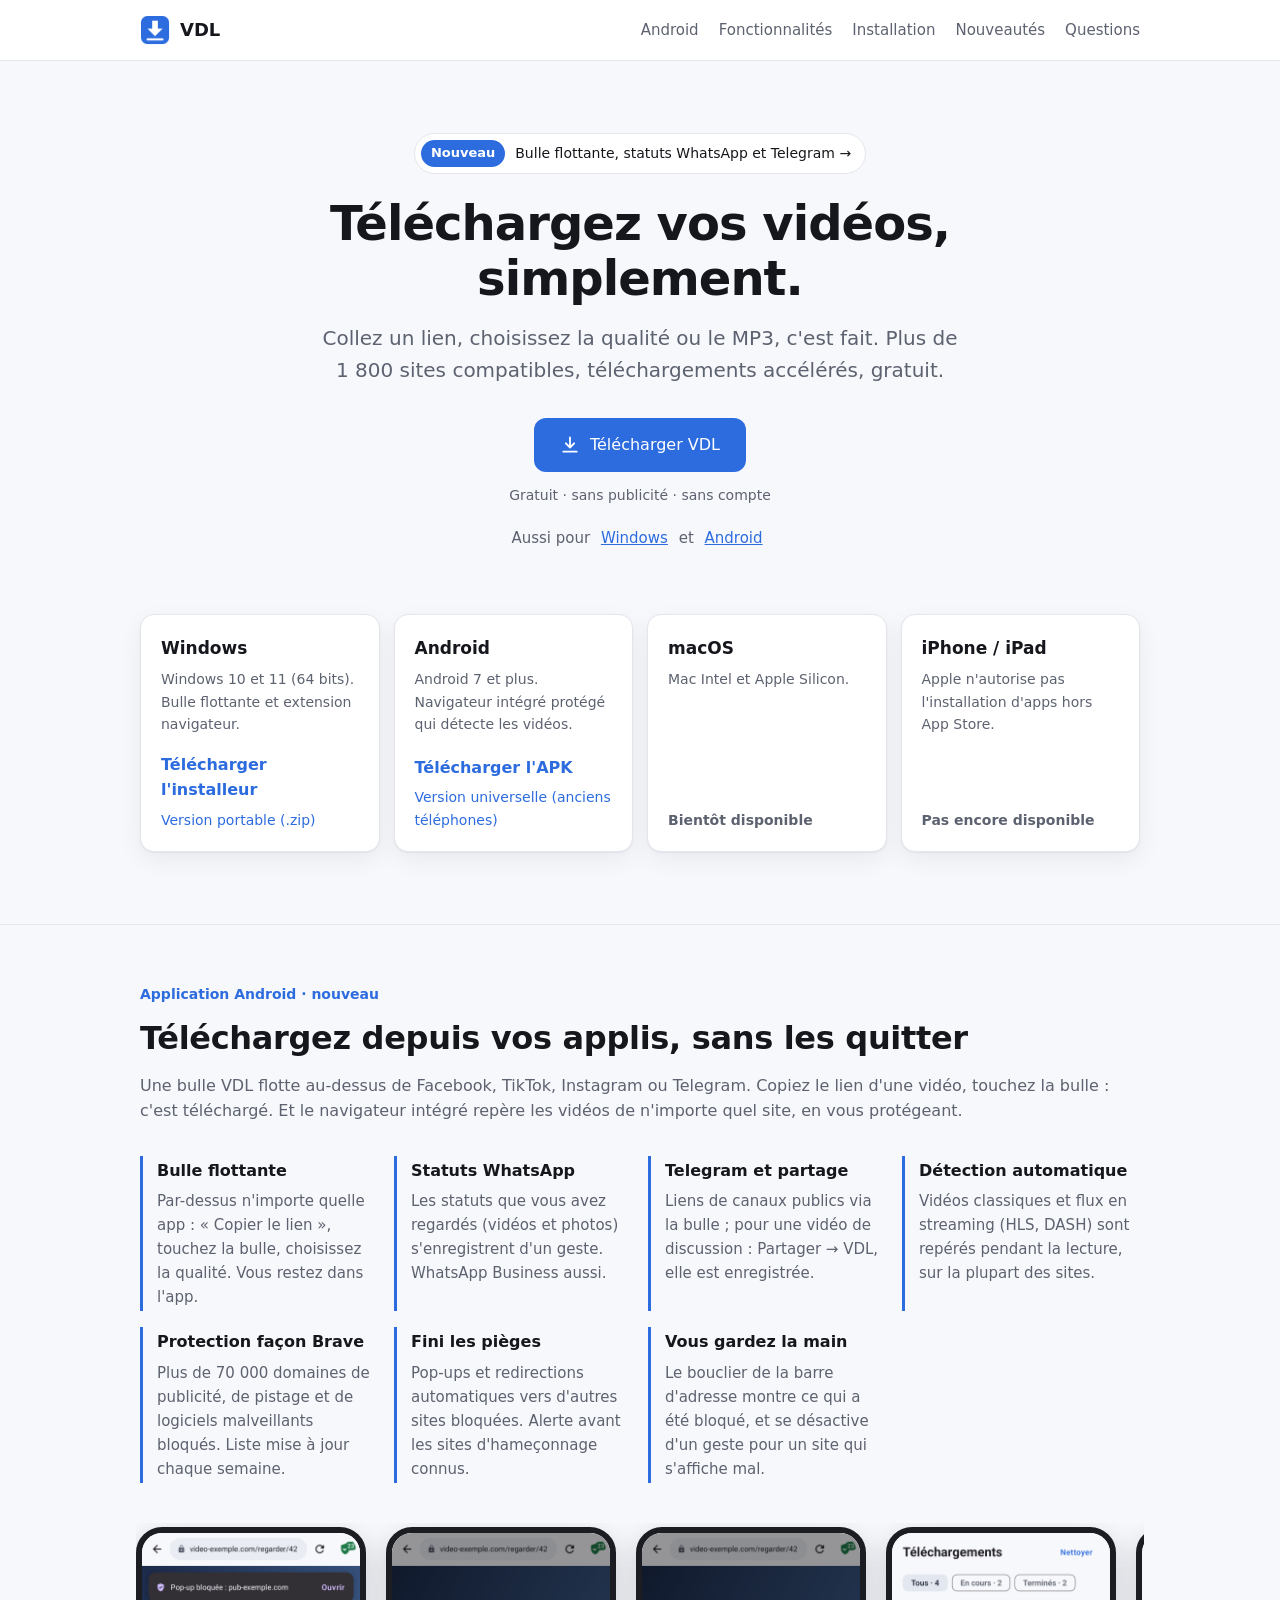
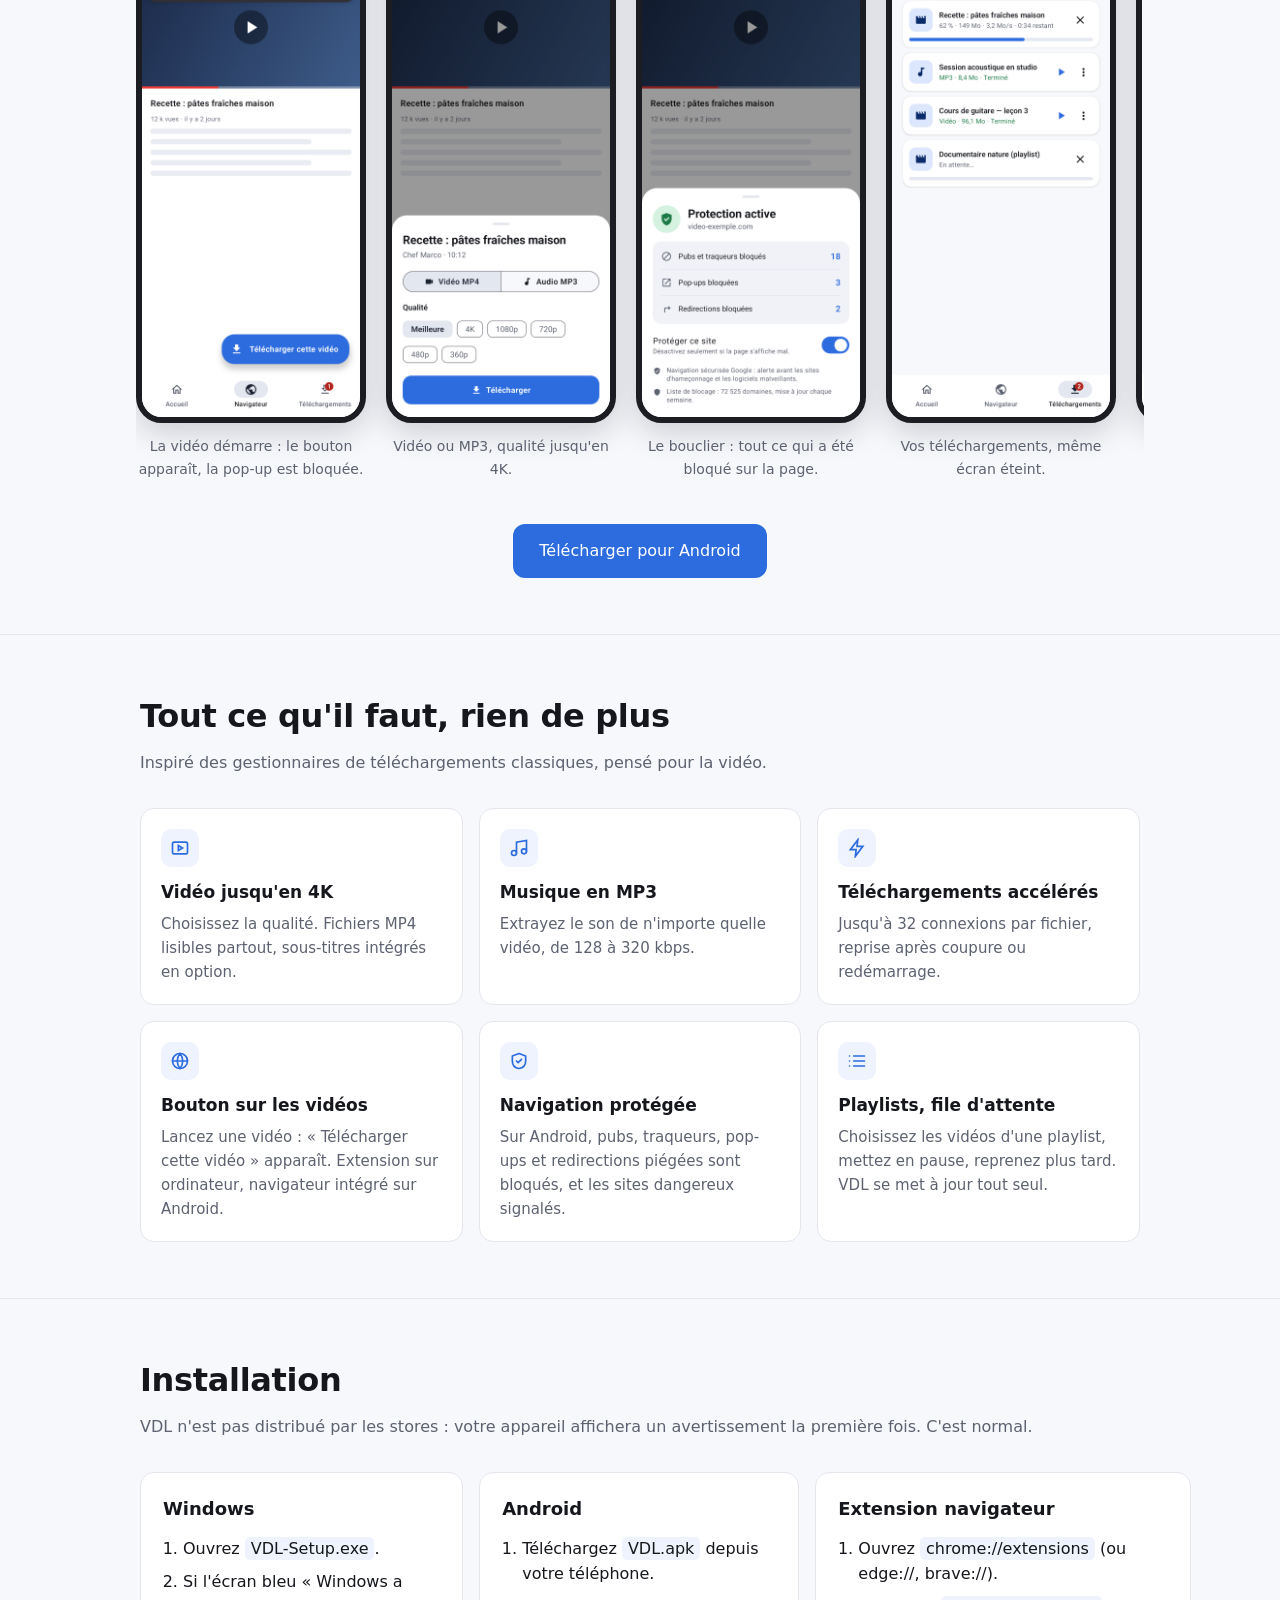
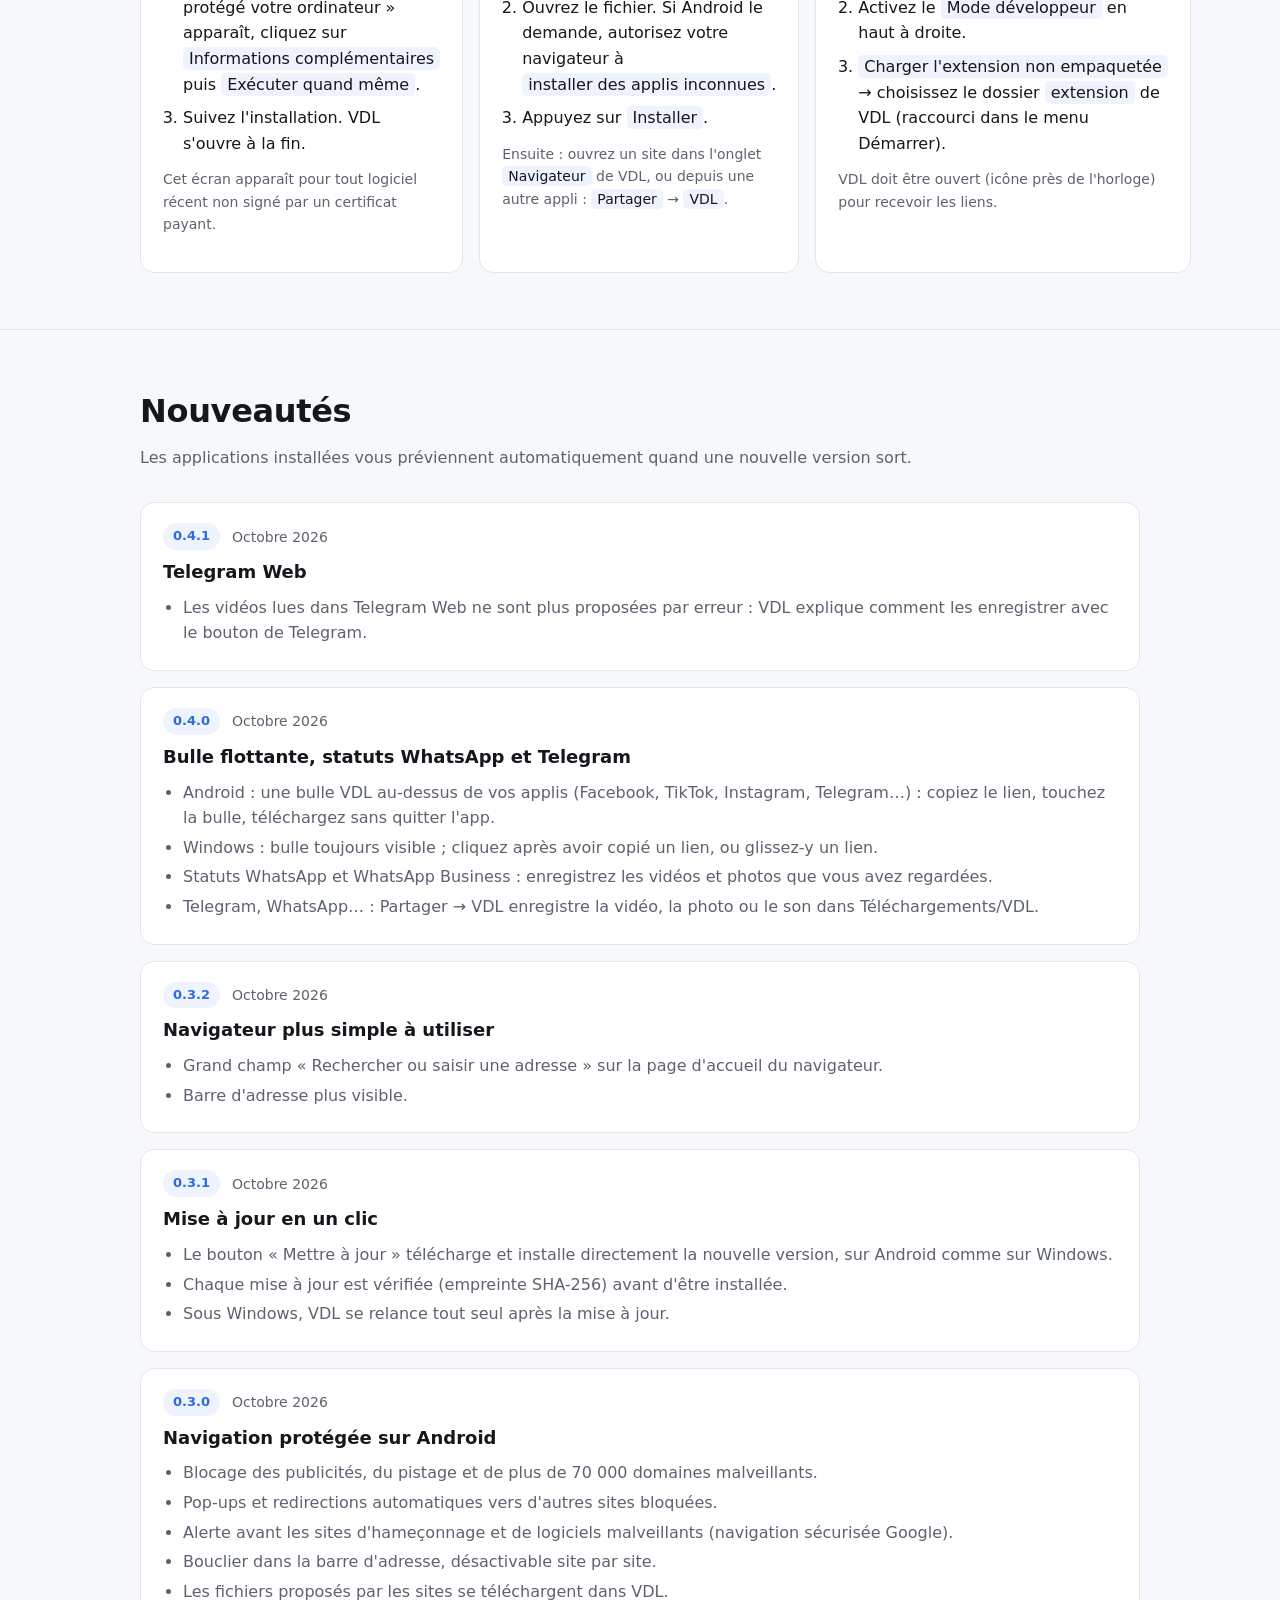
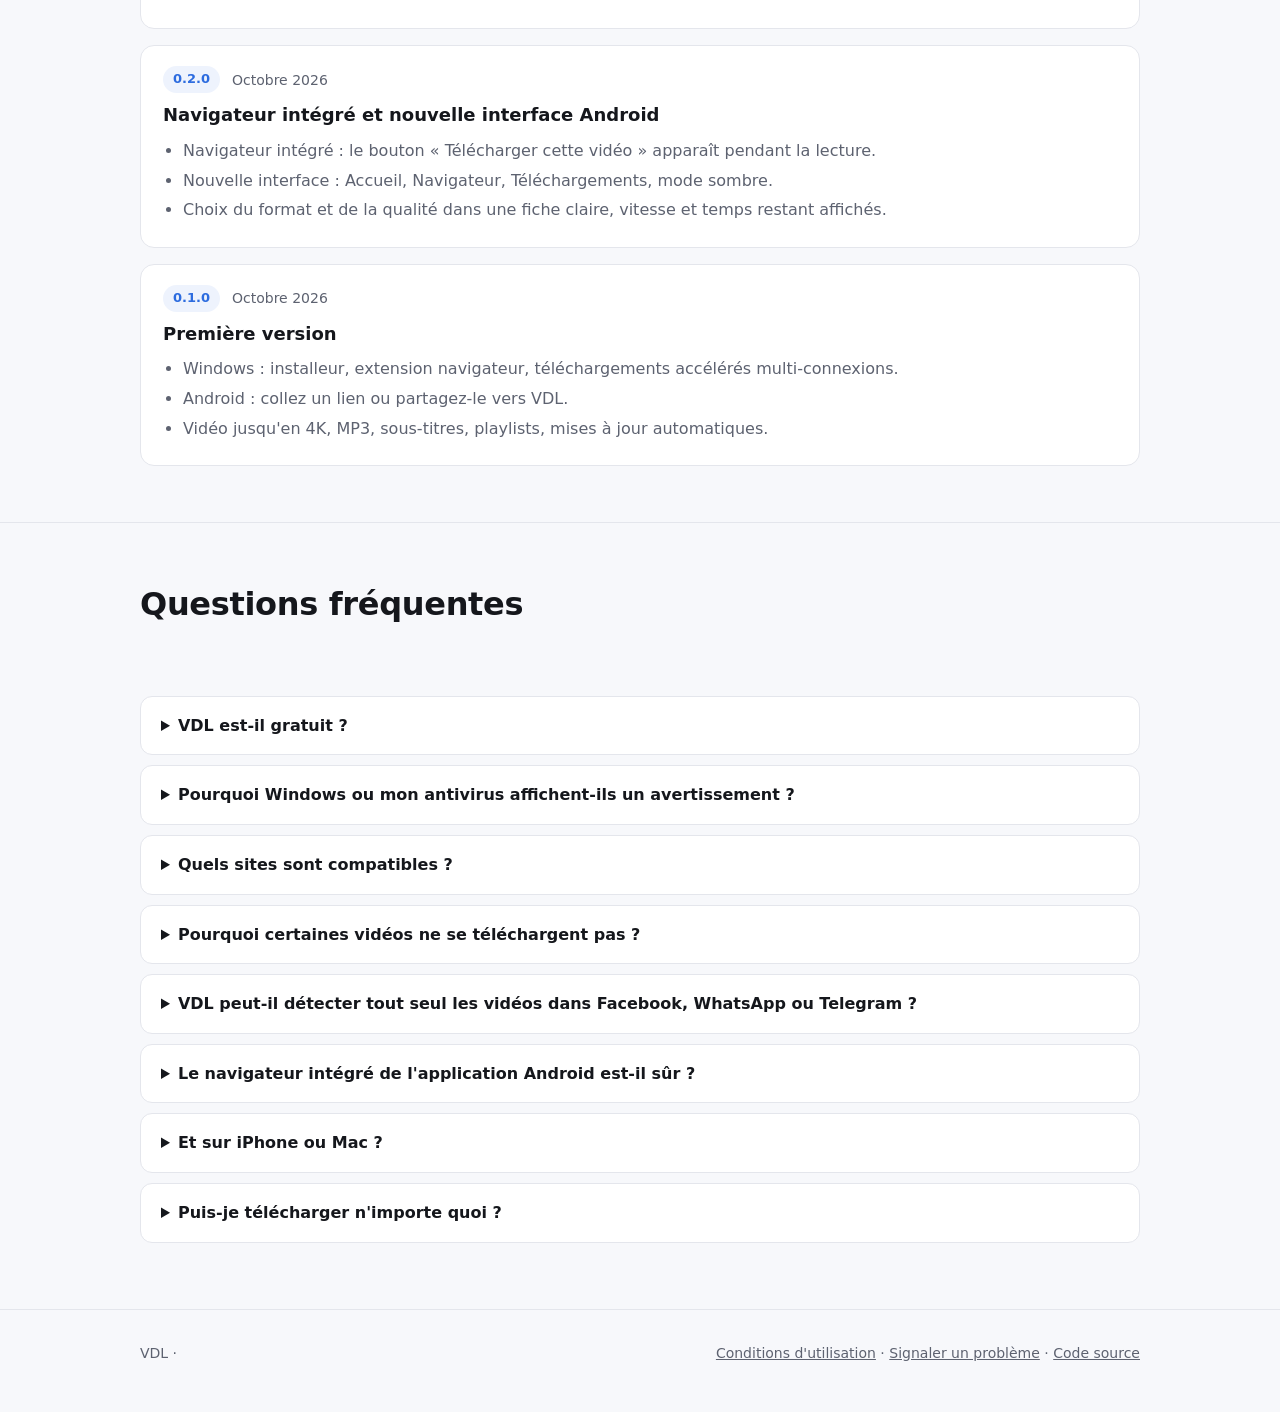
<file: site/index.html>
<!doctype html>
<html lang="fr">
<head>
  <meta charset="utf-8">
  <meta name="viewport" content="width=device-width, initial-scale=1">
  <title>VDL — Gestionnaire de téléchargements</title>
  <meta name="description" content="VDL télécharge vidéos, musiques et fichiers depuis plus de 1 800 sites. Gratuit, pour Windows et Android.">
  <meta property="og:title" content="VDL — Gestionnaire de téléchargements">
  <meta property="og:description" content="Vidéos, musiques et fichiers : collez un lien, choisissez la qualité, c'est téléchargé.">
  <meta property="og:image" content="https://vdl.jakdev.space/assets/icon.png">
  <meta property="og:url" content="https://vdl.jakdev.space/">
  <link rel="canonical" href="https://vdl.jakdev.space/">
  <link rel="icon" href="assets/icon.png">
  <link rel="stylesheet" href="style.css">
</head>
<body>
  <header>
    <div class="wrap">
      <a class="brand" href="#"><img src="assets/icon.png" alt="">VDL</a>
      <nav>
        <a href="#android">Android</a>
        <a href="#fonctionnalites">Fonctionnalités</a>
        <a href="#installation">Installation</a>
        <a href="#nouveautes">Nouveautés</a>
        <a href="#faq">Questions</a>
      </nav>
    </div>
  </header>

  <main>
    <div class="wrap hero">
      <a class="new-badge" href="#android"><span>Nouveau</span> Bulle flottante, statuts WhatsApp et Telegram →</a>
      <h1>Téléchargez vos vidéos,<br>simplement.</h1>
      <p class="lead">Collez un lien, choisissez la qualité ou le MP3, c'est fait.
        Plus de 1 800 sites compatibles, téléchargements accélérés, gratuit.</p>
      <a id="main-dl" class="btn" href="#telecharger">
        <svg viewBox="0 0 24 24" fill="none" stroke="currentColor" stroke-width="2.2" stroke-linecap="round" stroke-linejoin="round"><path d="M12 3v12m0 0-5-5m5 5 5-5M4 20h16"/></svg>
        <span id="main-label">Télécharger VDL</span>
      </a>
      <div class="meta" id="main-meta">Gratuit · sans publicité · sans compte</div>
      <div class="others" id="others"></div>
    </div>

    <div class="wrap" id="telecharger">
      <div class="platforms">
        <div class="platform" data-os="windows">
          <h3>Windows</h3>
          <p>Windows 10 et 11 (64 bits). Bulle flottante et extension navigateur.</p>
          <a class="dl" data-asset="setup" href="#">Télécharger l'installeur</a>
          <a class="dl" data-asset="portable" href="#" style="font-weight:400;font-size:14px">Version portable (.zip)</a>
        </div>
        <div class="platform" data-os="android">
          <h3>Android</h3>
          <p>Android 7 et plus. Navigateur intégré protégé qui détecte les vidéos.</p>
          <a class="dl" data-asset="apk" href="#">Télécharger l'APK</a>
          <a class="dl" data-asset="apk_universal" href="#" style="font-weight:400;font-size:14px">Version universelle (anciens téléphones)</a>
        </div>
        <div class="platform" data-os="mac">
          <h3>macOS</h3>
          <p>Mac Intel et Apple Silicon.</p>
          <span class="soon">Bientôt disponible</span>
        </div>
        <div class="platform" data-os="ios">
          <h3>iPhone / iPad</h3>
          <p>Apple n'autorise pas l'installation d'apps hors App Store.</p>
          <span class="soon">Pas encore disponible</span>
        </div>
      </div>
    </div>

    <section id="android">
      <div class="wrap">
        <span class="kicker">Application Android · nouveau</span>
        <h2>Téléchargez depuis vos applis, sans les quitter</h2>
        <p class="sub">Une bulle VDL flotte au-dessus de Facebook, TikTok, Instagram ou Telegram. Copiez le lien d'une vidéo,
          touchez la bulle : c'est téléchargé. Et le navigateur intégré repère les vidéos de n'importe quel site, en vous protégeant.</p>

        <div class="android-points">
          <div class="point">
            <h3>Bulle flottante</h3>
            <p>Par-dessus n'importe quelle app : « Copier le lien », touchez la bulle, choisissez la qualité. Vous restez dans l'app.</p>
          </div>
          <div class="point">
            <h3>Statuts WhatsApp</h3>
            <p>Les statuts que vous avez regardés (vidéos et photos) s'enregistrent d'un geste. WhatsApp Business aussi.</p>
          </div>
          <div class="point">
            <h3>Telegram et partage</h3>
            <p>Liens de canaux publics via la bulle ; pour une vidéo de discussion : Partager → VDL, elle est enregistrée.</p>
          </div>
          <div class="point">
            <h3>Détection automatique</h3>
            <p>Vidéos classiques et flux en streaming (HLS, DASH) sont repérés pendant la lecture, sur la plupart des sites.</p>
          </div>
          <div class="point">
            <h3>Protection façon Brave</h3>
            <p>Plus de 70 000 domaines de publicité, de pistage et de logiciels malveillants bloqués. Liste mise à jour chaque semaine.</p>
          </div>
          <div class="point">
            <h3>Fini les pièges</h3>
            <p>Pop-ups et redirections automatiques vers d'autres sites bloquées. Alerte avant les sites d'hameçonnage connus.</p>
          </div>
          <div class="point">
            <h3>Vous gardez la main</h3>
            <p>Le bouclier de la barre d'adresse montre ce qui a été bloqué, et se désactive d'un geste pour un site qui s'affiche mal.</p>
          </div>
        </div>

        <div class="phones">
          <figure class="phone">
            <img src="assets/screens/navigateur.png" alt="Navigateur de VDL : vidéo en cours, bouton Télécharger cette vidéo et pop-up bloquée" loading="lazy" width="450" height="1000">
            <figcaption>La vidéo démarre : le bouton apparaît, la pop-up est bloquée.</figcaption>
          </figure>
          <figure class="phone">
            <img src="assets/screens/qualite.png" alt="Choix du format MP4 ou MP3 et de la qualité jusqu'en 4K" loading="lazy" width="450" height="1000">
            <figcaption>Vidéo ou MP3, qualité jusqu'en 4K.</figcaption>
          </figure>
          <figure class="phone">
            <img src="assets/screens/protection.png" alt="Bouclier : pubs, pop-ups et redirections bloquées sur la page" loading="lazy" width="450" height="1000">
            <figcaption>Le bouclier : tout ce qui a été bloqué sur la page.</figcaption>
          </figure>
          <figure class="phone">
            <img src="assets/screens/telechargements.png" alt="Liste des téléchargements avec progression, vitesse et temps restant" loading="lazy" width="450" height="1000">
            <figcaption>Vos téléchargements, même écran éteint.</figcaption>
          </figure>
          <figure class="phone">
            <img src="assets/screens/accueil.png" alt="Accueil de VDL : coller un lien, lien copié détecté, sites populaires" loading="lazy" width="450" height="1000">
            <figcaption>Ou collez simplement un lien.</figcaption>
          </figure>
        </div>
        <p class="center"><a class="btn" data-asset="apk" href="#">Télécharger pour Android</a></p>
      </div>
    </section>

    <section id="fonctionnalites">
      <div class="wrap">
        <h2>Tout ce qu'il faut, rien de plus</h2>
        <p class="sub">Inspiré des gestionnaires de téléchargements classiques, pensé pour la vidéo.</p>
        <div class="features">
          <div class="feature">
            <div class="ico"><svg viewBox="0 0 24 24" fill="none" stroke="currentColor" stroke-width="2" stroke-linecap="round"><rect x="3" y="5" width="18" height="14" rx="2"/><path d="m10 9 5 3-5 3z"/></svg></div>
            <h3>Vidéo jusqu'en 4K</h3>
            <p>Choisissez la qualité. Fichiers MP4 lisibles partout, sous-titres intégrés en option.</p>
          </div>
          <div class="feature">
            <div class="ico"><svg viewBox="0 0 24 24" fill="none" stroke="currentColor" stroke-width="2" stroke-linecap="round"><path d="M9 18V5l12-2v13"/><circle cx="6" cy="18" r="3"/><circle cx="18" cy="16" r="3"/></svg></div>
            <h3>Musique en MP3</h3>
            <p>Extrayez le son de n'importe quelle vidéo, de 128 à 320 kbps.</p>
          </div>
          <div class="feature">
            <div class="ico"><svg viewBox="0 0 24 24" fill="none" stroke="currentColor" stroke-width="2" stroke-linecap="round"><path d="M13 2 4 14h7l-1 8 9-12h-7z"/></svg></div>
            <h3>Téléchargements accélérés</h3>
            <p>Jusqu'à 32 connexions par fichier, reprise après coupure ou redémarrage.</p>
          </div>
          <div class="feature">
            <div class="ico"><svg viewBox="0 0 24 24" fill="none" stroke="currentColor" stroke-width="2" stroke-linecap="round"><circle cx="12" cy="12" r="9"/><path d="M3 12h18M12 3a14 14 0 0 1 0 18M12 3a14 14 0 0 0 0 18"/></svg></div>
            <h3>Bouton sur les vidéos</h3>
            <p>Lancez une vidéo : « Télécharger cette vidéo » apparaît. Extension sur ordinateur, navigateur intégré sur Android.</p>
          </div>
          <div class="feature">
            <div class="ico"><svg viewBox="0 0 24 24" fill="none" stroke="currentColor" stroke-width="2" stroke-linecap="round" stroke-linejoin="round"><path d="M12 3 4 6v6c0 5 3.4 8.3 8 9 4.6-.7 8-4 8-9V6z"/><path d="m9 12 2 2 4-4"/></svg></div>
            <h3>Navigation protégée</h3>
            <p>Sur Android, pubs, traqueurs, pop-ups et redirections piégées sont bloqués, et les sites dangereux signalés.</p>
          </div>
          <div class="feature">
            <div class="ico"><svg viewBox="0 0 24 24" fill="none" stroke="currentColor" stroke-width="2" stroke-linecap="round"><path d="M8 6h13M8 12h13M8 18h13M3 6h.01M3 12h.01M3 18h.01"/></svg></div>
            <h3>Playlists, file d'attente</h3>
            <p>Choisissez les vidéos d'une playlist, mettez en pause, reprenez plus tard. VDL se met à jour tout seul.</p>
          </div>
        </div>
      </div>
    </section>

    <section id="installation">
      <div class="wrap">
        <h2>Installation</h2>
        <p class="sub">VDL n'est pas distribué par les stores : votre appareil affichera un avertissement la première fois. C'est normal.</p>
        <div class="guides">
          <div class="guide">
            <h3>Windows</h3>
            <ol>
              <li>Ouvrez <span class="ui">VDL-Setup.exe</span>.</li>
              <li>Si l'écran bleu « Windows a protégé votre ordinateur » apparaît, cliquez sur <span class="ui">Informations complémentaires</span> puis <span class="ui">Exécuter quand même</span>.</li>
              <li>Suivez l'installation. VDL s'ouvre à la fin.</li>
            </ol>
            <p class="note">Cet écran apparaît pour tout logiciel récent non signé par un certificat payant.</p>
          </div>
          <div class="guide">
            <h3>Android</h3>
            <ol>
              <li>Téléchargez <span class="ui">VDL.apk</span> depuis votre téléphone.</li>
              <li>Ouvrez le fichier. Si Android le demande, autorisez votre navigateur à <span class="ui">installer des applis inconnues</span>.</li>
              <li>Appuyez sur <span class="ui">Installer</span>.</li>
            </ol>
            <p class="note">Ensuite : ouvrez un site dans l'onglet <span class="ui">Navigateur</span> de VDL, ou depuis une autre appli : <span class="ui">Partager</span> → <span class="ui">VDL</span>.</p>
          </div>
          <div class="guide">
            <h3>Extension navigateur</h3>
            <ol>
              <li>Ouvrez <span class="ui">chrome://extensions</span> (ou edge://, brave://).</li>
              <li>Activez le <span class="ui">Mode développeur</span> en haut à droite.</li>
              <li><span class="ui">Charger l'extension non empaquetée</span> → choisissez le dossier <span class="ui">extension</span> de VDL (raccourci dans le menu Démarrer).</li>
            </ol>
            <p class="note">VDL doit être ouvert (icône près de l'horloge) pour recevoir les liens.</p>
          </div>
        </div>
      </div>
    </section>

    <section id="nouveautes">
      <div class="wrap">
        <h2>Nouveautés</h2>
        <p class="sub">Les applications installées vous préviennent automatiquement quand une nouvelle version sort.</p>
        <div class="changelog">
          <article class="release">
            <div class="release-head"><span class="tag">0.4.1</span><span class="date">Octobre 2026</span></div>
            <h3>Telegram Web</h3>
            <ul>
              <li>Les vidéos lues dans Telegram Web ne sont plus proposées par erreur : VDL explique comment les enregistrer avec le bouton de Telegram.</li>
            </ul>
          </article>
          <article class="release">
            <div class="release-head"><span class="tag">0.4.0</span><span class="date">Octobre 2026</span></div>
            <h3>Bulle flottante, statuts WhatsApp et Telegram</h3>
            <ul>
              <li>Android : une bulle VDL au-dessus de vos applis (Facebook, TikTok, Instagram, Telegram…) : copiez le lien, touchez la bulle, téléchargez sans quitter l'app.</li>
              <li>Windows : bulle toujours visible ; cliquez après avoir copié un lien, ou glissez-y un lien.</li>
              <li>Statuts WhatsApp et WhatsApp Business : enregistrez les vidéos et photos que vous avez regardées.</li>
              <li>Telegram, WhatsApp… : Partager → VDL enregistre la vidéo, la photo ou le son dans Téléchargements/VDL.</li>
            </ul>
          </article>
          <article class="release">
            <div class="release-head"><span class="tag">0.3.2</span><span class="date">Octobre 2026</span></div>
            <h3>Navigateur plus simple à utiliser</h3>
            <ul>
              <li>Grand champ « Rechercher ou saisir une adresse » sur la page d'accueil du navigateur.</li>
              <li>Barre d'adresse plus visible.</li>
            </ul>
          </article>
          <article class="release">
            <div class="release-head"><span class="tag">0.3.1</span><span class="date">Octobre 2026</span></div>
            <h3>Mise à jour en un clic</h3>
            <ul>
              <li>Le bouton « Mettre à jour » télécharge et installe directement la nouvelle version, sur Android comme sur Windows.</li>
              <li>Chaque mise à jour est vérifiée (empreinte SHA-256) avant d'être installée.</li>
              <li>Sous Windows, VDL se relance tout seul après la mise à jour.</li>
            </ul>
          </article>
          <article class="release">
            <div class="release-head"><span class="tag">0.3.0</span><span class="date">Octobre 2026</span></div>
            <h3>Navigation protégée sur Android</h3>
            <ul>
              <li>Blocage des publicités, du pistage et de plus de 70 000 domaines malveillants.</li>
              <li>Pop-ups et redirections automatiques vers d'autres sites bloquées.</li>
              <li>Alerte avant les sites d'hameçonnage et de logiciels malveillants (navigation sécurisée Google).</li>
              <li>Bouclier dans la barre d'adresse, désactivable site par site.</li>
              <li>Les fichiers proposés par les sites se téléchargent dans VDL.</li>
            </ul>
          </article>
          <article class="release">
            <div class="release-head"><span class="tag">0.2.0</span><span class="date">Octobre 2026</span></div>
            <h3>Navigateur intégré et nouvelle interface Android</h3>
            <ul>
              <li>Navigateur intégré : le bouton « Télécharger cette vidéo » apparaît pendant la lecture.</li>
              <li>Nouvelle interface : Accueil, Navigateur, Téléchargements, mode sombre.</li>
              <li>Choix du format et de la qualité dans une fiche claire, vitesse et temps restant affichés.</li>
            </ul>
          </article>
          <article class="release">
            <div class="release-head"><span class="tag">0.1.0</span><span class="date">Octobre 2026</span></div>
            <h3>Première version</h3>
            <ul>
              <li>Windows : installeur, extension navigateur, téléchargements accélérés multi-connexions.</li>
              <li>Android : collez un lien ou partagez-le vers VDL.</li>
              <li>Vidéo jusqu'en 4K, MP3, sous-titres, playlists, mises à jour automatiques.</li>
            </ul>
          </article>
        </div>
      </div>
    </section>

    <section id="faq">
      <div class="wrap">
        <h2>Questions fréquentes</h2>
        <p class="sub">&nbsp;</p>
        <details>
          <summary>VDL est-il gratuit ?</summary>
          <p>Oui, entièrement : pas de publicité, pas de compte, pas d'abonnement.</p>
        </details>
        <details>
          <summary>Pourquoi Windows ou mon antivirus affichent-ils un avertissement ?</summary>
          <p>Les logiciels récents distribués hors des stores et sans certificat payant déclenchent cet avertissement, quel que soit leur contenu. VDL est construit automatiquement à partir de son code source public.</p>
        </details>
        <details>
          <summary>Quels sites sont compatibles ?</summary>
          <p>Plus de 1 800 sites de vidéo et de musique, ainsi que les liens directs vers des fichiers. L'extension (ordinateur) et le navigateur intégré (Android) détectent aussi les vidéos lues sur la plupart des autres sites.</p>
        </details>
        <details>
          <summary>Pourquoi certaines vidéos ne se téléchargent pas ?</summary>
          <p>Les contenus protégés contre la copie (DRM), comme ceux des plateformes de streaming par abonnement, ne sont pas pris en charge. Une vidéo privée peut nécessiter d'activer « Cookies du navigateur » dans les réglages.</p>
        </details>
        <details>
          <summary>VDL peut-il détecter tout seul les vidéos dans Facebook, WhatsApp ou Telegram ?</summary>
          <p>Non : Android isole chaque application, aucune app ne peut voir les vidéos d'une autre. VDL propose donc la bulle flottante (copiez le lien, touchez la bulle), l'enregistrement des statuts WhatsApp et le partage vers VDL. Les vidéos de discussions privées Telegram s'enregistrent avec « Partager → VDL ».</p>
        </details>
        <details>
          <summary>Le navigateur intégré de l'application Android est-il sûr ?</summary>
          <p>Il bloque les publicités, les traqueurs et plus de 70 000 domaines publicitaires ou malveillants (liste mise à jour chaque semaine), ainsi que les pop-ups et les redirections automatiques vers d'autres sites. La navigation sécurisée de Google vous avertit avant d'ouvrir un site d'hameçonnage ou de logiciel malveillant. Le bouclier dans la barre d'adresse montre ce qui a été bloqué sur la page.</p>
        </details>
        <details>
          <summary>Et sur iPhone ou Mac ?</summary>
          <p>La version Mac est prévue. Sur iPhone, Apple n'autorise pas l'installation d'applications en dehors de l'App Store.</p>
        </details>
        <details>
          <summary>Puis-je télécharger n'importe quoi ?</summary>
          <p>VDL est un outil. Vous êtes responsable de son usage : téléchargez uniquement des contenus dont vous avez le droit de faire une copie (vos propres vidéos, contenus libres de droits, usage autorisé par l'auteur ou par la loi). Voir les <a href="conditions.html">conditions d'utilisation</a>.</p>
        </details>
      </div>
    </section>
  </main>

  <footer>
    <div class="wrap">
      <span>VDL · <span id="version-footer"></span></span>
      <span>
        <a href="conditions.html">Conditions d'utilisation</a> ·
        <a id="contact-link" href="#">Signaler un problème</a> ·
        <a id="source-link" href="#">Code source</a>
      </span>
    </div>
  </footer>

  <script src="config.js"></script>
  <script src="main.js"></script>
</body>
</html>
</file>
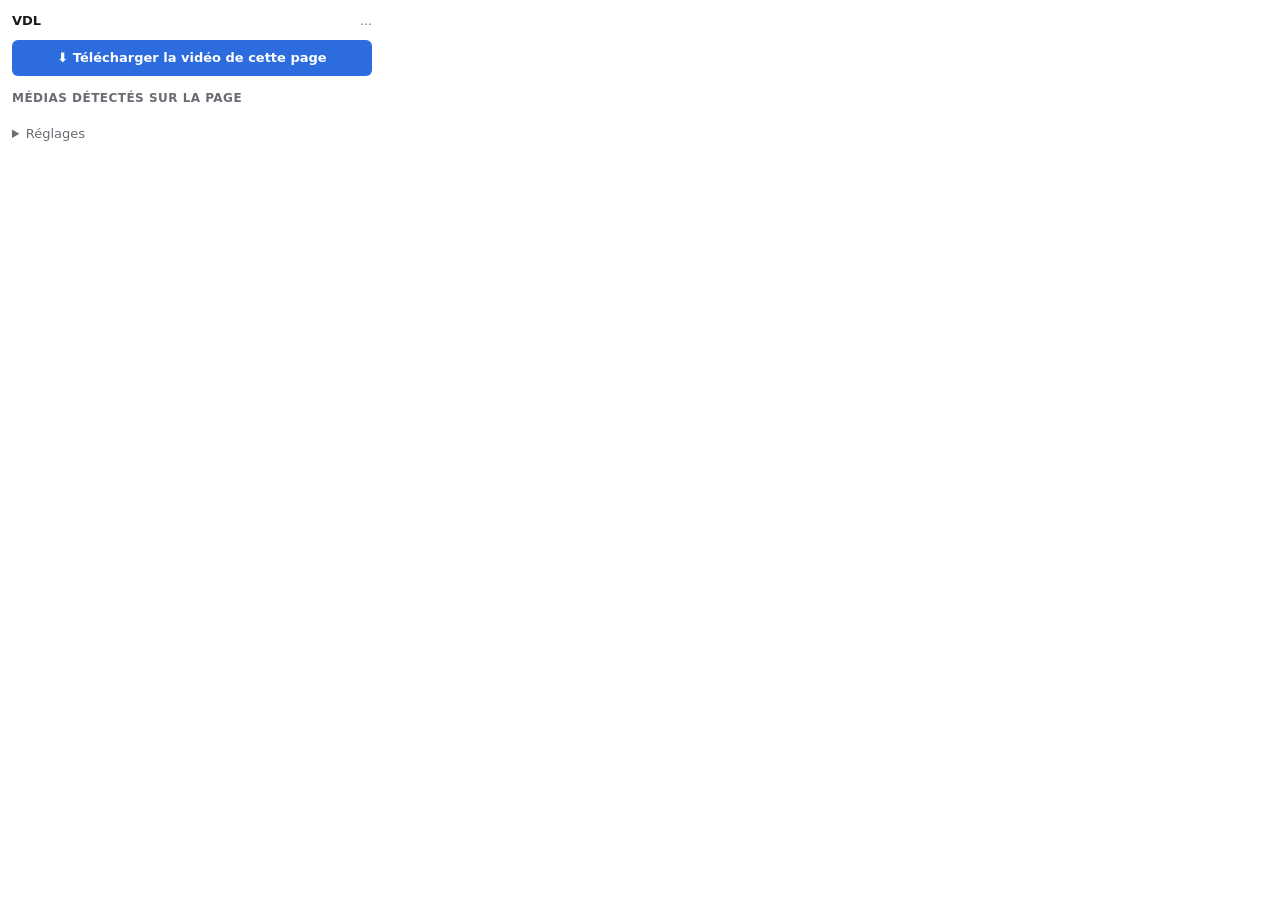
<file: extension/popup.html>
<!doctype html>
<html lang="fr">
<head>
  <meta charset="utf-8">
  <title>VDL</title>
  <link rel="stylesheet" href="popup.css">
</head>
<body>
  <header>
    <strong>VDL</strong>
    <span id="status" class="status">…</span>
  </header>

  <button id="page" class="primary">⬇ Télécharger la vidéo de cette page</button>

  <h2>Médias détectés sur la page</h2>
  <ul id="media"></ul>
  <p id="empty" class="muted" hidden>Aucun média détecté. Lancez la lecture de la vidéo puis rouvrez ce menu.</p>

  <details>
    <summary>Réglages</summary>
    <label>Port de l'application <input id="port" type="number" min="1024" max="65535"></label>
  </details>
  <script src="popup.js"></script>
</body>
</html>
</file>
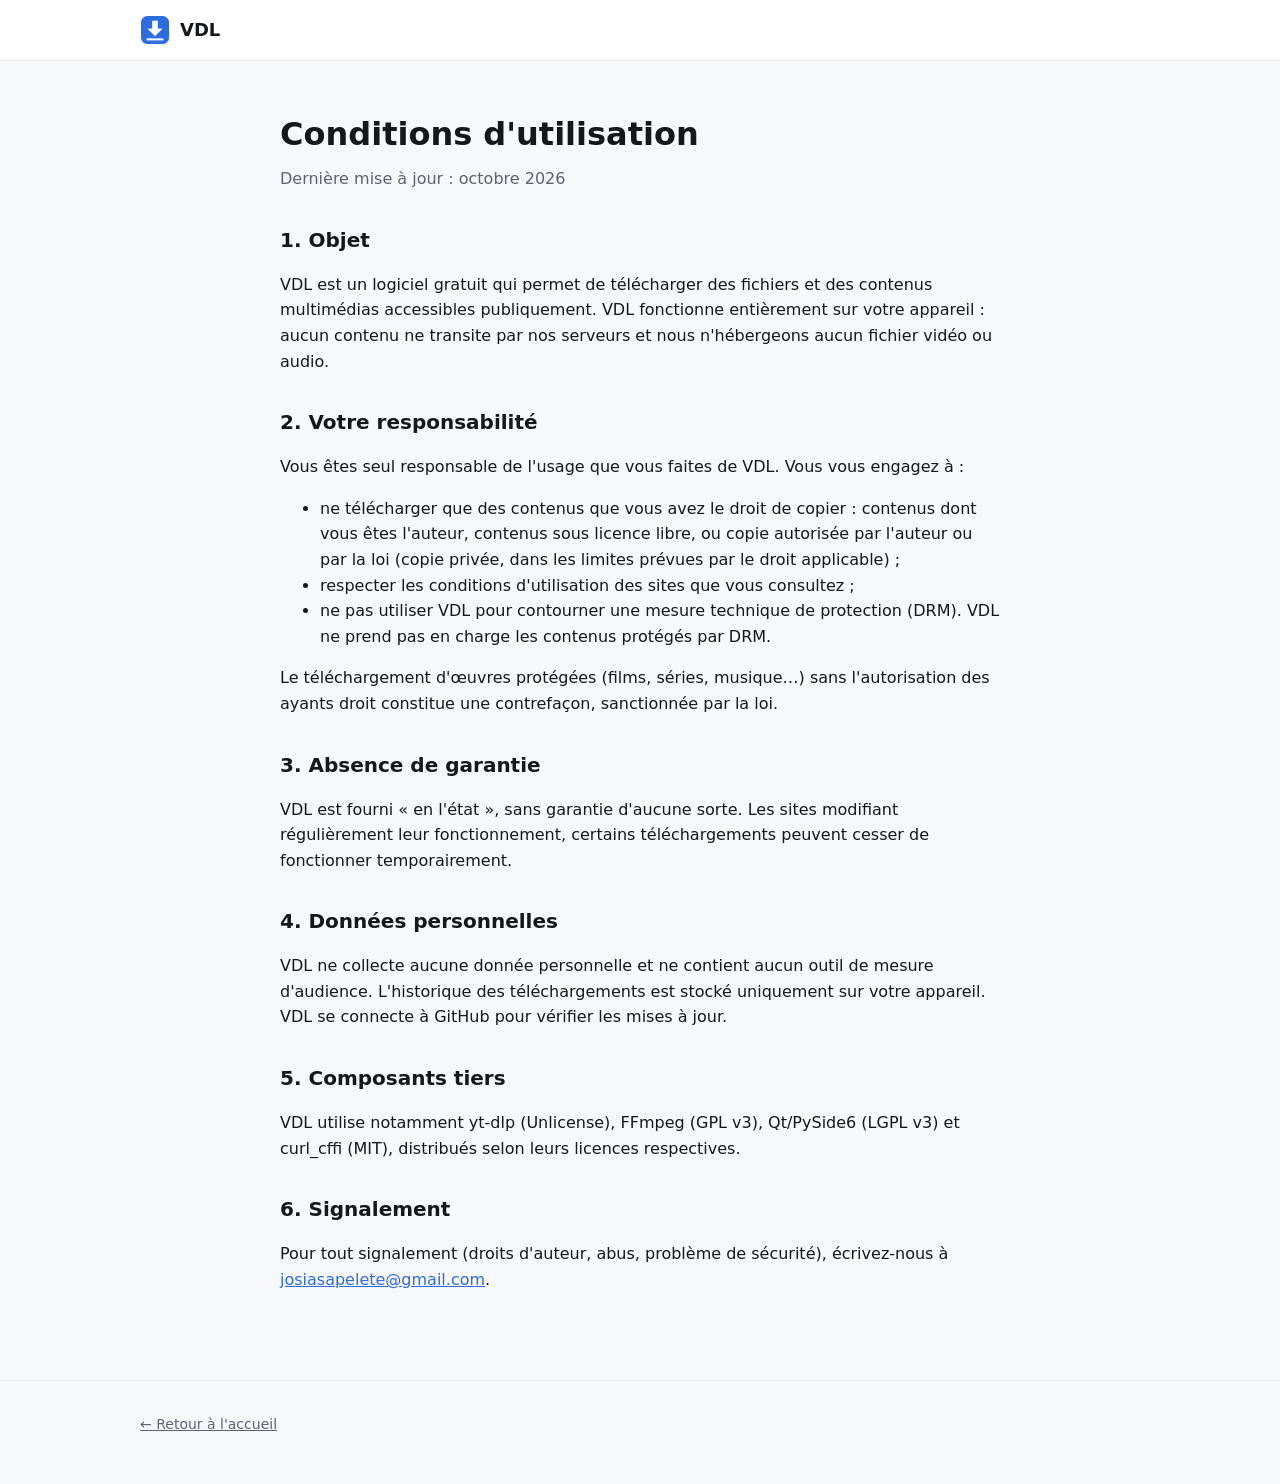
<file: site/conditions.html>
<!doctype html>
<html lang="fr">
<head>
  <meta charset="utf-8">
  <meta name="viewport" content="width=device-width, initial-scale=1">
  <title>Conditions d'utilisation — VDL</title>
  <link rel="icon" href="assets/icon.png">
  <link rel="stylesheet" href="style.css">
</head>
<body>
  <header>
    <div class="wrap">
      <a class="brand" href="index.html"><img src="assets/icon.png" alt="">VDL</a>
    </div>
  </header>

  <main class="wrap doc">
    <h1>Conditions d'utilisation</h1>
    <p class="updated">Dernière mise à jour : octobre 2026</p>

    <h2>1. Objet</h2>
    <p>VDL est un logiciel gratuit qui permet de télécharger des fichiers et des contenus multimédias
      accessibles publiquement. VDL fonctionne entièrement sur votre appareil : aucun contenu ne transite
      par nos serveurs et nous n'hébergeons aucun fichier vidéo ou audio.</p>

    <h2>2. Votre responsabilité</h2>
    <p>Vous êtes seul responsable de l'usage que vous faites de VDL. Vous vous engagez à :</p>
    <ul>
      <li>ne télécharger que des contenus que vous avez le droit de copier : contenus dont vous êtes l'auteur,
        contenus sous licence libre, ou copie autorisée par l'auteur ou par la loi (copie privée, dans les limites
        prévues par le droit applicable) ;</li>
      <li>respecter les conditions d'utilisation des sites que vous consultez ;</li>
      <li>ne pas utiliser VDL pour contourner une mesure technique de protection (DRM). VDL ne prend pas en
        charge les contenus protégés par DRM.</li>
    </ul>
    <p>Le téléchargement d'œuvres protégées (films, séries, musique…) sans l'autorisation des ayants droit
      constitue une contrefaçon, sanctionnée par la loi.</p>

    <h2>3. Absence de garantie</h2>
    <p>VDL est fourni « en l'état », sans garantie d'aucune sorte. Les sites modifiant régulièrement leur
      fonctionnement, certains téléchargements peuvent cesser de fonctionner temporairement.</p>

    <h2>4. Données personnelles</h2>
    <p>VDL ne collecte aucune donnée personnelle et ne contient aucun outil de mesure d'audience.
      L'historique des téléchargements est stocké uniquement sur votre appareil. VDL se connecte à GitHub
      pour vérifier les mises à jour.</p>

    <h2>5. Composants tiers</h2>
    <p>VDL utilise notamment yt-dlp (Unlicense), FFmpeg (GPL v3), Qt/PySide6 (LGPL v3) et curl_cffi (MIT),
      distribués selon leurs licences respectives.</p>

    <h2>6. Signalement</h2>
    <p>Pour tout signalement (droits d'auteur, abus, problème de sécurité), écrivez-nous à
      <a id="contact" href="#">l'adresse de contact</a>.</p>
  </main>

  <footer>
    <div class="wrap"><a href="index.html">← Retour à l'accueil</a></div>
  </footer>
  <script src="config.js"></script>
  <script>
    const c = (window.VDL_CONFIG || {}).contact;
    if (c) { const a = document.getElementById("contact"); a.href = "mailto:" + c; a.textContent = c; }
  </script>
</body>
</html>
</file>
<file: site/style.css>
:root {
  --bg: #f7f8fb;
  --surface: #ffffff;
  --fg: #15171c;
  --muted: #5d6270;
  --line: #e4e6ec;
  --accent: #2d6cdf;
  --accent-ink: #ffffff;
  --accent-soft: #2d6cdf14;
  --warn: #9a6200;
  --radius: 14px;
  --shadow: 0 1px 2px rgba(16, 24, 40, .05), 0 8px 24px rgba(16, 24, 40, .06);
}
@media (prefers-color-scheme: dark) {
  :root {
    --bg: #0f1115;
    --surface: #171a21;
    --fg: #eceef3;
    --muted: #9aa0ad;
    --line: #262a33;
    --accent: #5b8ff0;
    --accent-soft: #5b8ff01f;
    --warn: #e3b25a;
    --shadow: none;
  }
}

* { box-sizing: border-box; }
html { scroll-behavior: smooth; }
body {
  margin: 0;
  background: var(--bg);
  color: var(--fg);
  font: 16px/1.6 system-ui, -apple-system, "Segoe UI", Roboto, sans-serif;
  -webkit-font-smoothing: antialiased;
}
a { color: var(--accent); }
img { max-width: 100%; display: block; }
.wrap { max-width: 1040px; margin: 0 auto; padding: 0 20px; }

/* En-tête */
header { border-bottom: 1px solid var(--line); background: var(--surface); position: sticky; top: 0; z-index: 5; }
header .wrap { display: flex; align-items: center; justify-content: space-between; height: 60px; }
.brand { display: flex; align-items: center; gap: 10px; font-weight: 700; font-size: 18px; color: var(--fg); text-decoration: none; }
.brand img { width: 30px; height: 30px; }
nav { display: flex; gap: 20px; }
nav a { color: var(--muted); text-decoration: none; font-size: 15px; }
nav a:hover { color: var(--fg); }
@media (max-width: 600px) { nav { display: none; } }

/* Accroche */
.hero { padding: 72px 0 56px; text-align: center; }
.hero h1 { font-size: clamp(30px, 5vw, 48px); line-height: 1.15; margin: 0 0 16px; letter-spacing: -.02em; }
.hero p.lead { font-size: clamp(17px, 2.2vw, 20px); color: var(--muted); max-width: 640px; margin: 0 auto 32px; }
.btn {
  display: inline-flex; align-items: center; gap: 10px;
  padding: 14px 26px; border-radius: 12px; border: 0;
  background: var(--accent); color: var(--accent-ink);
  font: 600 17px/1 inherit; text-decoration: none; cursor: pointer;
}
.btn:hover { filter: brightness(1.08); }
.btn.disabled { background: var(--line); color: var(--muted); pointer-events: none; }
.btn svg { width: 20px; height: 20px; }
.meta { margin-top: 12px; color: var(--muted); font-size: 14px; }
.others { margin-top: 20px; font-size: 15px; color: var(--muted); }
.others a { margin: 0 6px; }

/* Plateformes */
.platforms { display: grid; grid-template-columns: repeat(4, 1fr); gap: 14px; margin: 8px 0 72px; }
@media (max-width: 820px) { .platforms { grid-template-columns: repeat(2, 1fr); } }
@media (max-width: 440px) { .platforms { grid-template-columns: 1fr; } }
.platform {
  background: var(--surface); border: 1px solid var(--line); border-radius: var(--radius);
  padding: 20px; box-shadow: var(--shadow); display: flex; flex-direction: column; gap: 6px;
}
.platform.current { border-color: var(--accent); box-shadow: 0 0 0 3px var(--accent-soft); }
.platform h3 { margin: 0; font-size: 17px; }
.platform p { margin: 0 0 10px; color: var(--muted); font-size: 14px; flex: 1; }
.platform a.dl { font-weight: 600; text-decoration: none; }
.platform .soon { color: var(--muted); font-size: 14px; font-weight: 600; }

/* Sections */
section { padding: 56px 0; border-top: 1px solid var(--line); }
section h2 { font-size: clamp(24px, 3.4vw, 32px); margin: 0 0 8px; letter-spacing: -.01em; }
section p.sub { color: var(--muted); margin: 0 0 32px; }
.features { display: grid; grid-template-columns: repeat(3, 1fr); gap: 16px; }
@media (max-width: 820px) { .features { grid-template-columns: 1fr 1fr; } }
@media (max-width: 520px) { .features { grid-template-columns: 1fr; } }
.feature { background: var(--surface); border: 1px solid var(--line); border-radius: var(--radius); padding: 20px; }
.feature .ico { width: 38px; height: 38px; border-radius: 10px; background: var(--accent-soft); color: var(--accent); display: grid; place-items: center; margin-bottom: 12px; }
.feature .ico svg { width: 20px; height: 20px; }
.feature h3 { margin: 0 0 6px; font-size: 17px; }
.feature p { margin: 0; color: var(--muted); font-size: 15px; }

.shot { margin: 0 auto; border-radius: var(--radius); border: 1px solid var(--line); box-shadow: var(--shadow); overflow: hidden; max-width: 900px; }

/* Guides */
.guides { display: grid; grid-template-columns: repeat(3, 1fr); gap: 16px; }
@media (max-width: 820px) { .guides { grid-template-columns: 1fr; } }
.guide { background: var(--surface); border: 1px solid var(--line); border-radius: var(--radius); padding: 22px; }
.guide h3 { margin: 0 0 12px; font-size: 18px; }
.guide ol { margin: 0; padding-left: 20px; }
.guide li { margin-bottom: 8px; }
.guide .note { margin-top: 12px; font-size: 14px; color: var(--muted); }
kbd, .ui { font: 600 .9em/1 inherit; background: var(--accent-soft); color: var(--fg); padding: 2px 6px; border-radius: 5px; white-space: nowrap; }

/* FAQ */
details { background: var(--surface); border: 1px solid var(--line); border-radius: 12px; padding: 16px 20px; margin-bottom: 10px; }
summary { cursor: pointer; font-weight: 600; }
details p { color: var(--muted); margin: 10px 0 0; }

/* Pied de page */
footer { border-top: 1px solid var(--line); padding: 32px 0 48px; color: var(--muted); font-size: 14px; }
footer .wrap { display: flex; flex-wrap: wrap; gap: 12px 24px; justify-content: space-between; }
footer a { color: var(--muted); }

/* Page texte (conditions) */
.doc { max-width: 760px; padding: 48px 20px 72px; }
.doc h1 { font-size: 32px; margin: 0 0 6px; }
.doc h2 { font-size: 20px; margin: 32px 0 8px; }
.doc p, .doc li { color: var(--fg); }
.doc .updated { color: var(--muted); margin: 0 0 24px; }

/* Bandeau « Nouveau » */
.new-badge {
  display: inline-flex; align-items: center; gap: 10px; margin-bottom: 22px;
  padding: 6px 14px 6px 6px; border-radius: 999px; border: 1px solid var(--line);
  background: var(--surface); color: var(--fg); text-decoration: none; font-size: 14px;
}
.new-badge span { background: var(--accent); color: var(--accent-ink); border-radius: 999px; padding: 3px 10px; font-weight: 600; font-size: 13px; }
.new-badge:hover { border-color: var(--accent); }
@media (max-width: 520px) { .new-badge { font-size: 13px; text-align: left; } }

/* Section Android */
.kicker { display: inline-block; color: var(--accent); font-weight: 600; font-size: 14px; margin-bottom: 8px; }
.android-points { display: grid; grid-template-columns: repeat(4, 1fr); gap: 16px; margin-bottom: 40px; }
@media (max-width: 900px) { .android-points { grid-template-columns: 1fr 1fr; } }
@media (max-width: 520px) { .android-points { grid-template-columns: 1fr; } }
.point { border-left: 3px solid var(--accent); padding: 2px 0 2px 14px; }
.point h3 { margin: 0 0 6px; font-size: 16px; }
.point p { margin: 0; color: var(--muted); font-size: 15px; }

.phones {
  display: flex; gap: 20px; overflow-x: auto; scroll-snap-type: x mandatory;
  padding: 4px 4px 16px; margin: 0 -4px;
}
.phone { flex: 0 0 230px; margin: 0; scroll-snap-align: start; }
.phone img {
  width: 100%; height: auto; border-radius: 26px; border: 6px solid #1b1d23;
  box-shadow: 0 10px 30px rgba(16, 24, 40, .18); background: #fff;
}
.phone figcaption { margin-top: 12px; font-size: 14px; color: var(--muted); text-align: center; }
.center { text-align: center; margin: 28px 0 0; }

/* Nouveautés */
.changelog { display: grid; gap: 16px; }
.release { background: var(--surface); border: 1px solid var(--line); border-radius: var(--radius); padding: 20px 22px; }
.release-head { display: flex; align-items: center; gap: 12px; margin-bottom: 8px; }
.release .tag { background: var(--accent-soft); color: var(--accent); font-weight: 700; font-size: 13px; padding: 3px 10px; border-radius: 999px; }
.release .date { color: var(--muted); font-size: 14px; }
.release h3 { margin: 0 0 8px; font-size: 18px; }
.release ul { margin: 0; padding-left: 20px; color: var(--muted); }
.release li { margin-bottom: 4px; }
</file>
<file: extension/popup.css>
:root {
  --bg: #ffffff;
  --fg: #1b1b1f;
  --muted: #6b6b75;
  --line: #e3e3e8;
  --accent: #2d6cdf;
  --ok: #1d7a46;
  --err: #b3261e;
}
@media (prefers-color-scheme: dark) {
  :root { --bg: #1e1f24; --fg: #eceef2; --muted: #9a9ca6; --line: #33353d; }
}
body {
  width: 360px;
  margin: 0;
  padding: 12px;
  background: var(--bg);
  color: var(--fg);
  font: 13px/1.4 system-ui, sans-serif;
}
header { display: flex; justify-content: space-between; align-items: center; margin-bottom: 10px; }
.status { font-size: 12px; color: var(--muted); }
.status.ok { color: var(--ok); }
.status.err { color: var(--err); }
h2 { font-size: 12px; text-transform: uppercase; letter-spacing: .04em; color: var(--muted); margin: 14px 0 6px; }
button {
  font: inherit; border: 1px solid var(--line); border-radius: 6px; padding: 5px 10px;
  background: transparent; color: var(--fg); cursor: pointer;
}
button.primary { width: 100%; padding: 9px; border: 0; background: var(--accent); color: #fff; font-weight: 600; }
button:hover { filter: brightness(1.1); }
ul { list-style: none; margin: 0; padding: 0; max-height: 300px; overflow-y: auto; }
li { display: flex; gap: 8px; align-items: center; padding: 6px 0; border-bottom: 1px solid var(--line); }
li .info { flex: 1; min-width: 0; }
li .name { white-space: nowrap; overflow: hidden; text-overflow: ellipsis; }
li .meta { font-size: 11px; color: var(--muted); }
.muted { color: var(--muted); }
details { margin-top: 12px; color: var(--muted); }
label { display: flex; justify-content: space-between; align-items: center; margin-top: 6px; }
input { width: 90px; font: inherit; background: transparent; color: var(--fg); border: 1px solid var(--line); border-radius: 4px; padding: 2px 4px; }
</file>
